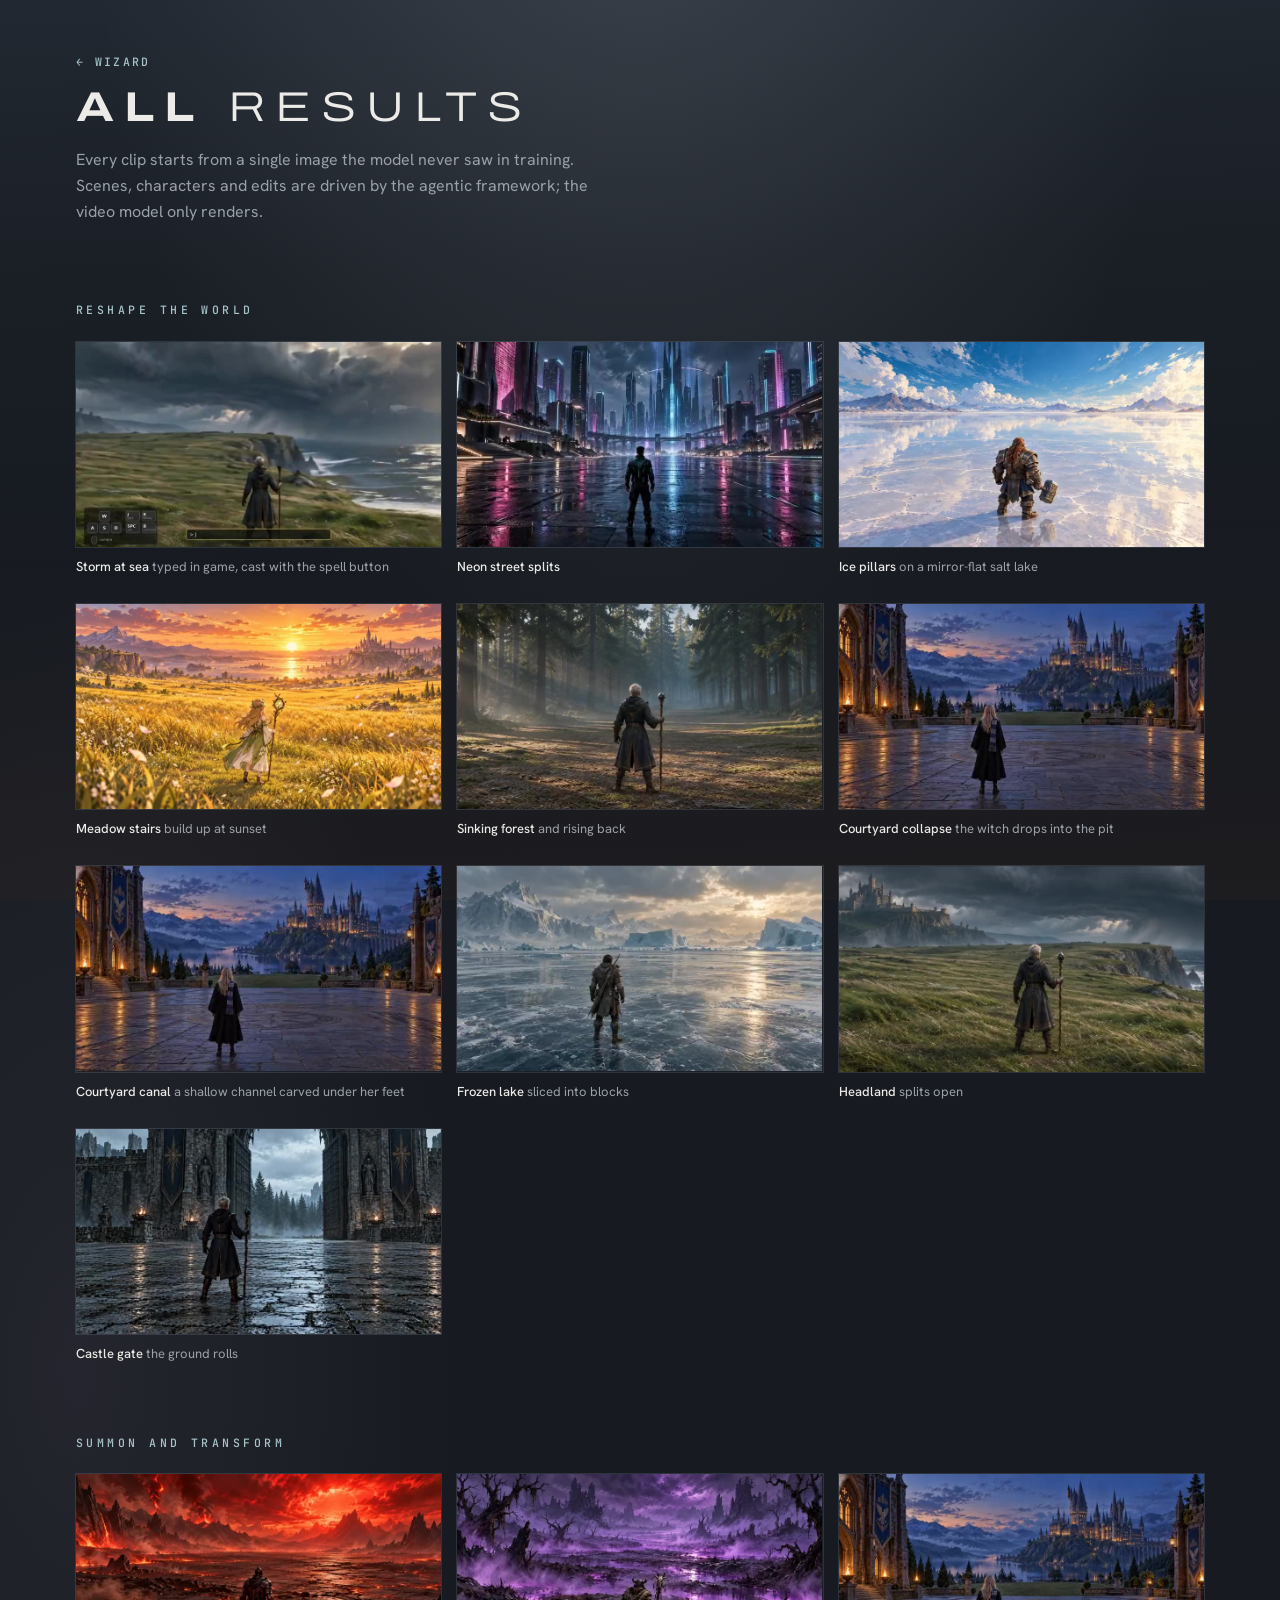
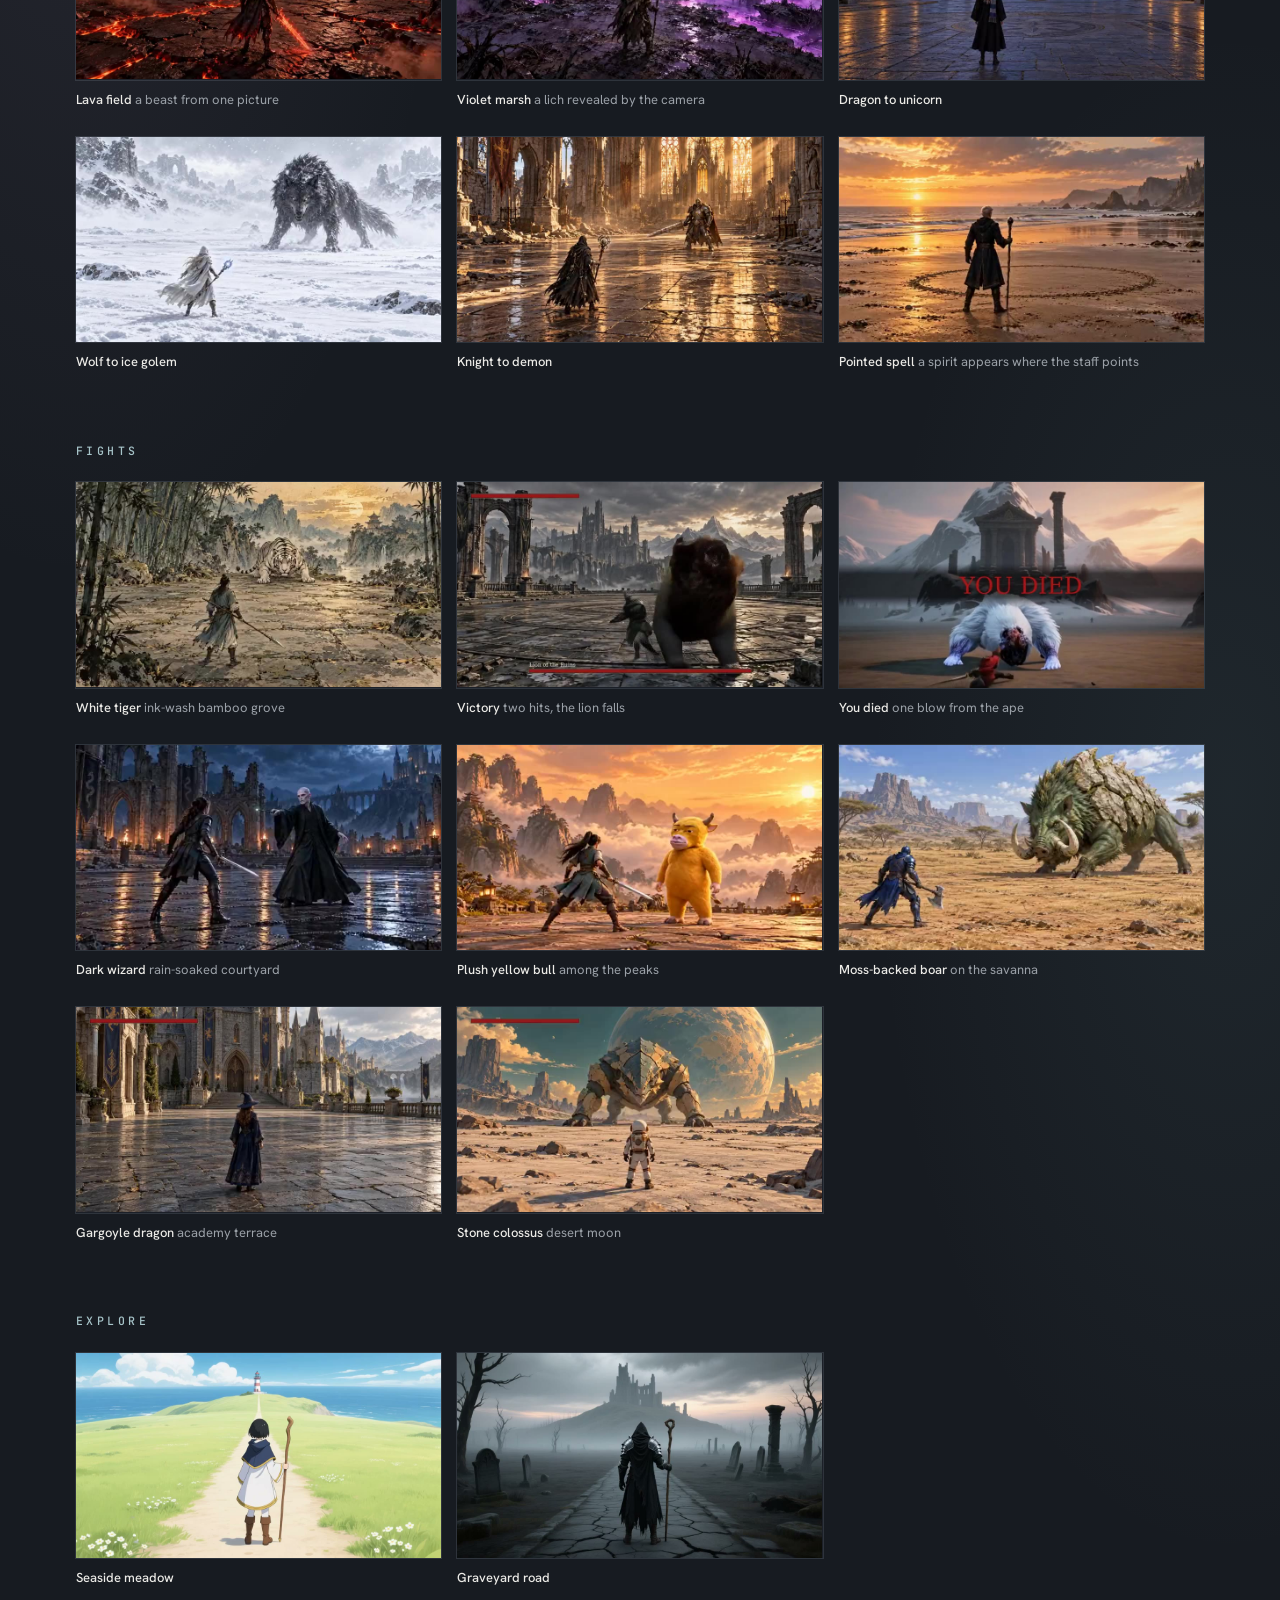
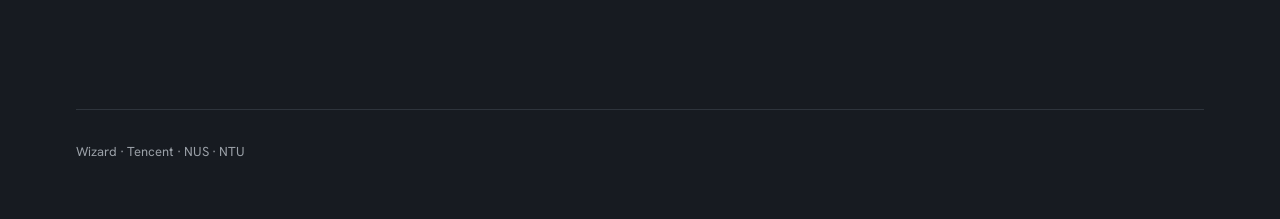
<file: gallery.html>
<!doctype html>
<html lang="en">
<head>
<meta charset="utf-8">
<meta name="viewport" content="width=device-width, initial-scale=1, viewport-fit=cover">
<title>Wizard Results Gallery</title>
<link rel="preconnect" href="https://fonts.googleapis.com">
<link rel="preconnect" href="https://fonts.gstatic.com" crossorigin>
<link rel="stylesheet" href="https://fonts.googleapis.com/css2?family=Archivo:wdth,wght@125,300;125,700&family=Hanken+Grotesk:wght@400;500&family=JetBrains+Mono:wght@500&display=swap">
<style>
:root { --night: #171b21; --haze: rgba(32,37,45,.62); --mist: rgba(170,182,196,.16); --cyan: #a7c4c9; --text: #ecebe7; --dim: #9ba1a8;
  --f-title: "Archivo", "Helvetica Neue", Arial, sans-serif; --f-body: "Hanken Grotesk", "Helvetica Neue", Arial, sans-serif; --f-mono: "JetBrains Mono", ui-monospace, Menlo, monospace; color-scheme: dark; }
* { box-sizing: border-box; }
html, body { margin: 0; }
:root { padding-top: env(safe-area-inset-top, 0px); padding-bottom: env(safe-area-inset-bottom, 0px); }
body { background: radial-gradient(60% 34% at 50% -4%, rgba(206,216,228,.14), transparent 72%), radial-gradient(42% 34% at 6% 40%, rgba(142,120,150,.11), transparent 70%), radial-gradient(40% 32% at 96% 70%, rgba(104,146,150,.10), transparent 70%), linear-gradient(178deg, #222831 0%, #1a1f26 30%, #171b21 60%, #1d1c1f 100%) fixed, var(--night); color: var(--text); font: 400 1rem/1.6 var(--f-body); -webkit-font-smoothing: antialiased; }
a { color: var(--cyan); text-underline-offset: 3px; }
:focus-visible { outline: 2px solid var(--cyan); outline-offset: 3px; }
.wrap { max-width: 1160px; margin: 0 auto; padding-left: max(16px, env(safe-area-inset-left, 0px)); padding-right: max(16px, env(safe-area-inset-right, 0px)); }
header { padding-block: 56px 8px; display: grid; gap: 16px; }
.back { font: 500 .72rem/1 var(--f-mono); letter-spacing: .2em; text-transform: uppercase; text-decoration: none; }
h1 { margin: 0; font: 300 clamp(1.6rem, 4vw, 2.6rem)/1.15 var(--f-title); font-stretch: 125%; letter-spacing: .24em; text-transform: uppercase; }
h1 b { font-weight: 700; }
.lead { color: var(--dim); max-width: 60ch; margin: 0; }
section { padding-block: 72px 0; }
h2 { margin: 0 0 26px; font: 500 .72rem/1 var(--f-mono); letter-spacing: .3em; text-transform: uppercase; color: var(--cyan); }
.grid { display: grid; grid-template-columns: repeat(3, minmax(0, 1fr)); gap: 26px 16px; }
@media (max-width: 900px) { .grid { grid-template-columns: repeat(2, minmax(0, 1fr)); } }
@media (max-width: 560px) { .grid { grid-template-columns: minmax(0, 1fr); } }
figure { margin: 0; display: grid; gap: 10px; min-width: 0; }
.clip { aspect-ratio: 16/9; max-width: 100%; background: var(--haze); overflow: hidden; box-shadow: 0 0 0 1px var(--mist); }
.clip video { width: 100%; height: 100%; object-fit: cover; display: block; }
figcaption { font-size: .8125rem; color: var(--dim); }
figcaption b { color: var(--text); font-weight: 500; }
footer { margin-top: 120px; padding-block: 32px 56px; border-top: 1px solid var(--mist); color: var(--dim); font-size: .8125rem; }
</style>
</head>
<body>
<div class="wrap">
  <header>
    <a class="back" href="index.html">← Wizard</a>
    <h1><b>All</b> results</h1>
    <p class="lead">Every clip starts from a single image the model never saw in training. Scenes, characters and edits are driven by the agentic framework; the video model only renders.</p>
  </header>
  <div id="groups"></div>
  <footer>Wizard · Tencent · NUS · NTU</footer>
</div>
<script>
(() => {
  const G = [
    ["Reshape the world", [
      ["spout_hud", "Storm at sea", "typed in game, cast with the spell button"],
      ["cyber_split", "Neon street splits", ""],
      ["ice", "Ice pillars", "on a mirror-flat salt lake"],
      ["stairs", "Meadow stairs", "build up at sunset"],
      ["sinkforest", "Sinking forest", "and rising back"],
      ["castle_pit", "Courtyard collapse", "the witch drops into the pit"],
      ["castle_canal", "Courtyard canal", "a shallow channel carved under her feet"],
      ["slice", "Frozen lake", "sliced into blocks"],
      ["split", "Headland", "splits open"],
      ["roll", "Castle gate", "the ground rolls"]
    ]],
    ["Summon and transform", [
      ["summon1", "Lava field", "a beast from one picture"],
      ["summon2", "Violet marsh", "a lich revealed by the camera"],
      ["witch_unicorn", "Dragon to unicorn", ""],
      ["morph1", "Wolf to ice golem", ""],
      ["morph2", "Knight to demon", ""],
      ["ariel", "Pointed spell", "a spirit appears where the staff points"]
    ]],
    ["Fights", [
      ["tiger", "White tiger", "ink-wash bamboo grove"],
      ["win", "Victory", "two hits, the lion falls"],
      ["die", "You died", "one blow from the ape"],
      ["voldemort", "Dark wizard", "rain-soaked courtyard"],
      ["niulai", "Plush yellow bull", "among the peaks"],
      ["greenbull", "Moss-backed boar", "on the savanna"],
      ["d3_hud", "Gargoyle dragon", "academy terrace"],
      ["d4_hud", "Stone colossus", "desert moon"]
    ]],
    ["Explore", [
      ["roam3", "Seaside meadow", ""],
      ["roam4", "Graveyard road", ""]
    ]]
  ];
  const root = document.getElementById("groups");
  const io = new IntersectionObserver(es => es.forEach(e => { const v = e.target;
    if (e.isIntersecting) { if (!v.src) v.src = v.dataset.src; v.play().catch(() => {}); } else if (!v.paused) v.pause(); }), { rootMargin: "200px 0px" });
  G.forEach(([title, items]) => {
    const s = document.createElement("section"); s.innerHTML = "<h2></h2><div class='grid'></div>"; s.querySelector("h2").textContent = title;
    items.forEach(([k, name, note]) => {
      const f = document.createElement("figure");
      f.innerHTML = '<div class="clip"><video muted loop playsinline preload="none"></video></div><figcaption><b></b> <span></span></figcaption>';
      const v = f.querySelector("video"); v.dataset.src = "assets/v/" + k + ".mp4"; v.poster = "assets/v/" + k + ".jpg";
      f.querySelector("b").textContent = name; f.querySelector("span").textContent = note;
      s.querySelector(".grid").append(f); io.observe(v);
    });
    root.append(s);
  });
})();
</script>
</body>
</html>
</file>
